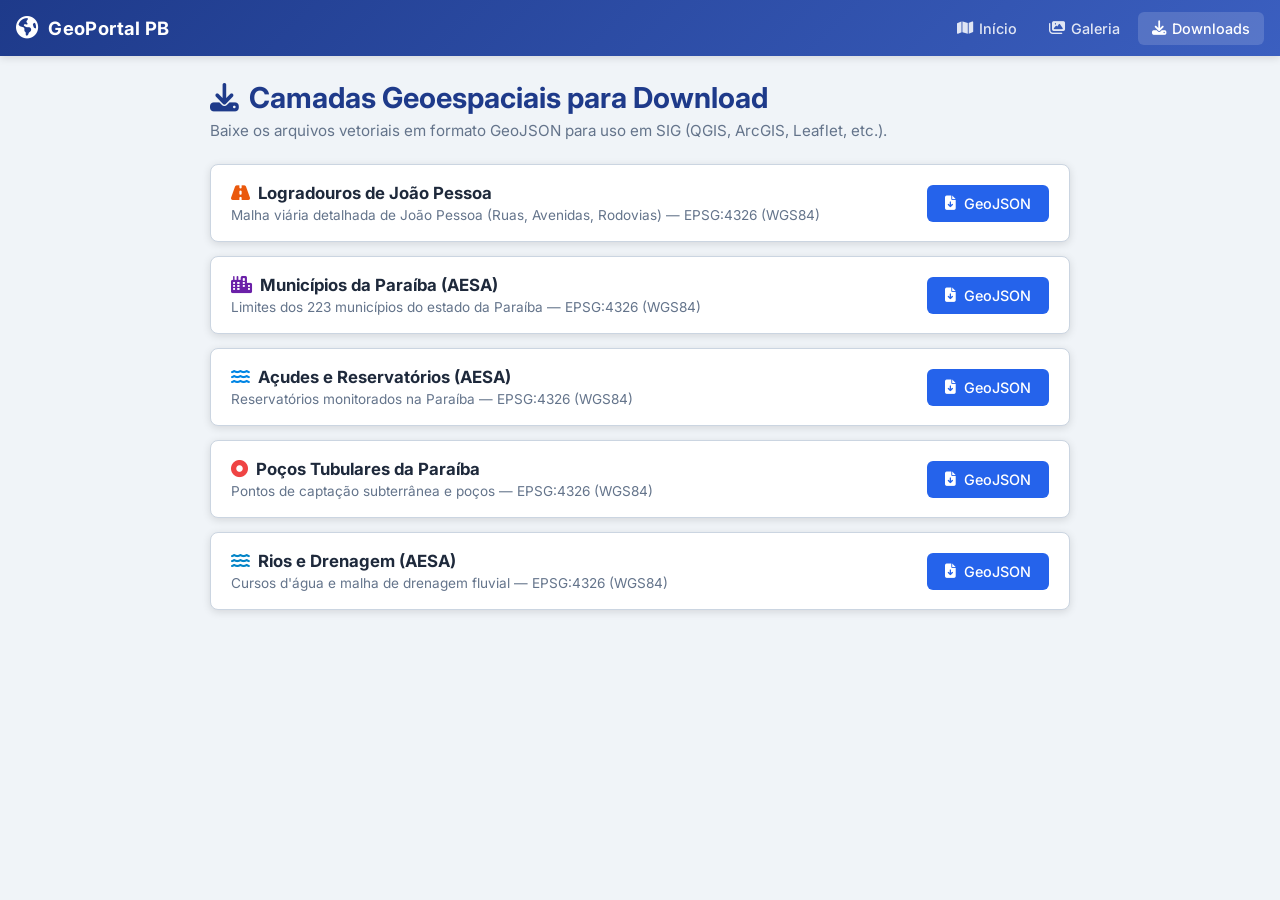
<file: downloads.html>
<!DOCTYPE html>
<html lang="pt-br">
<head>
	<meta charset="UTF-8">
	<meta name="viewport" content="width=device-width, initial-scale=1.0">
	<title>GeoPortal PB — Downloads</title>
	<link rel="stylesheet" href="https://cdnjs.cloudflare.com/ajax/libs/font-awesome/6.5.1/css/all.min.css">
	<link rel="stylesheet" href="https://fonts.googleapis.com/css2?family=Inter:wght@400;500;600;700&display=swap">
	<link rel="stylesheet" href="css/main.css">
	<style>
		body {
			overflow-y: auto !important;
			padding-top: calc(var(--nav-height) + 24px);
			padding-bottom: 40px;
			background: var(--bg);
		}
		.downloads-container {
			max-width: 900px;
			margin: 0 auto;
			padding: 0 20px;
		}
		.downloads-header {
			margin-bottom: 24px;
		}
		.downloads-header h1 {
			font-size: 1.8rem;
			color: var(--primary);
			margin-bottom: 6px;
			display: flex;
			align-items: center;
			gap: 10px;
		}
		.downloads-header p {
			color: var(--text-muted);
			font-size: 0.95rem;
		}
		.layer-card {
			background: var(--surface);
			border: 1px solid var(--border);
			border-radius: var(--radius);
			padding: 18px 20px;
			margin-bottom: 14px;
			display: flex;
			align-items: center;
			justify-content: space-between;
			box-shadow: var(--shadow);
			transition: transform 0.2s, box-shadow 0.2s;
		}
		.layer-card:hover {
			transform: translateY(-2px);
			box-shadow: var(--shadow-lg);
		}
		.layer-info h3 {
			font-size: 1.05rem;
			color: var(--text);
			margin-bottom: 4px;
			display: flex;
			align-items: center;
			gap: 8px;
		}
		.layer-info p {
			font-size: 0.85rem;
			color: var(--text-muted);
		}
		.btn-download {
			display: inline-flex;
			align-items: center;
			gap: 8px;
			padding: 10px 18px;
			border-radius: 6px;
			background: var(--accent);
			color: #fff;
			text-decoration: none;
			font-size: 0.9rem;
			font-weight: 500;
			white-space: nowrap;
			transition: background 0.2s;
		}
		.btn-download:hover {
			background: var(--primary-light);
		}
	</style>
</head>
<body>

	<!-- Navbar -->
	<nav id="navbar">
		<div class="nav-brand">
			<i class="fas fa-globe-americas"></i>
			<span>GeoPortal PB</span>
		</div>
		<div class="nav-links">
			<a href="index.html"><i class="fas fa-map"></i> Início</a>
			<a href="galeria.html"><i class="fas fa-images"></i> Galeria</a>
			<a href="downloads.html" class="active"><i class="fas fa-download"></i> Downloads</a>
		</div>
	</nav>

	<div class="downloads-container">
		<div class="downloads-header">
			<h1><i class="fas fa-download"></i> Camadas Geoespaciais para Download</h1>
			<p>Baixe os arquivos vetoriais em formato GeoJSON para uso em SIG (QGIS, ArcGIS, Leaflet, etc.).</p>
		</div>

		<!-- Logradouros JP -->
		<div class="layer-card">
			<div class="layer-info">
				<h3><i class="fas fa-road" style="color:#ea580c"></i> Logradouros de João Pessoa</h3>
				<p>Malha viária detalhada de João Pessoa (Ruas, Avenidas, Rodovias) — EPSG:4326 (WGS84)</p>
			</div>
			<a href="dados/logradouro_JP.geojson" download="logradouro_JP.geojson" class="btn-download">
				<i class="fas fa-file-arrow-down"></i> GeoJSON
			</a>
		</div>

		<!-- Municípios -->
		<div class="layer-card">
			<div class="layer-info">
				<h3><i class="fas fa-city" style="color:#6b21a8"></i> Municípios da Paraíba (AESA)</h3>
				<p>Limites dos 223 municípios do estado da Paraíba — EPSG:4326 (WGS84)</p>
			</div>
			<a href="dados/municipios_aesa.geojson" download="municipios_aesa.geojson" class="btn-download">
				<i class="fas fa-file-arrow-down"></i> GeoJSON
			</a>
		</div>

		<!-- Açudes -->
		<div class="layer-card">
			<div class="layer-info">
				<h3><i class="fas fa-water" style="color:#0085e4"></i> Açudes e Reservatórios (AESA)</h3>
				<p>Reservatórios monitorados na Paraíba — EPSG:4326 (WGS84)</p>
			</div>
			<a href="dados/acude_aesa.geojson" download="acude_aesa.geojson" class="btn-download">
				<i class="fas fa-file-arrow-down"></i> GeoJSON
			</a>
		</div>

		<!-- Poços -->
		<div class="layer-card">
			<div class="layer-info">
				<h3><i class="fas fa-circle-dot" style="color:#ef4444"></i> Poços Tubulares da Paraíba</h3>
				<p>Pontos de captação subterrânea e poços — EPSG:4326 (WGS84)</p>
			</div>
			<a href="dados/pocos_pb.geojson" download="pocos_pb.geojson" class="btn-download">
				<i class="fas fa-file-arrow-down"></i> GeoJSON
			</a>
		</div>

		<!-- Rios -->
		<div class="layer-card">
			<div class="layer-info">
				<h3><i class="fas fa-water" style="color:#0284c7"></i> Rios e Drenagem (AESA)</h3>
				<p>Cursos d'água e malha de drenagem fluvial — EPSG:4326 (WGS84)</p>
			</div>
			<a href="dados/rios_aesa.geojson.json" download="rios_aesa.geojson" class="btn-download">
				<i class="fas fa-file-arrow-down"></i> GeoJSON
			</a>
		</div>
	</div>

</body>
</html>
</file>
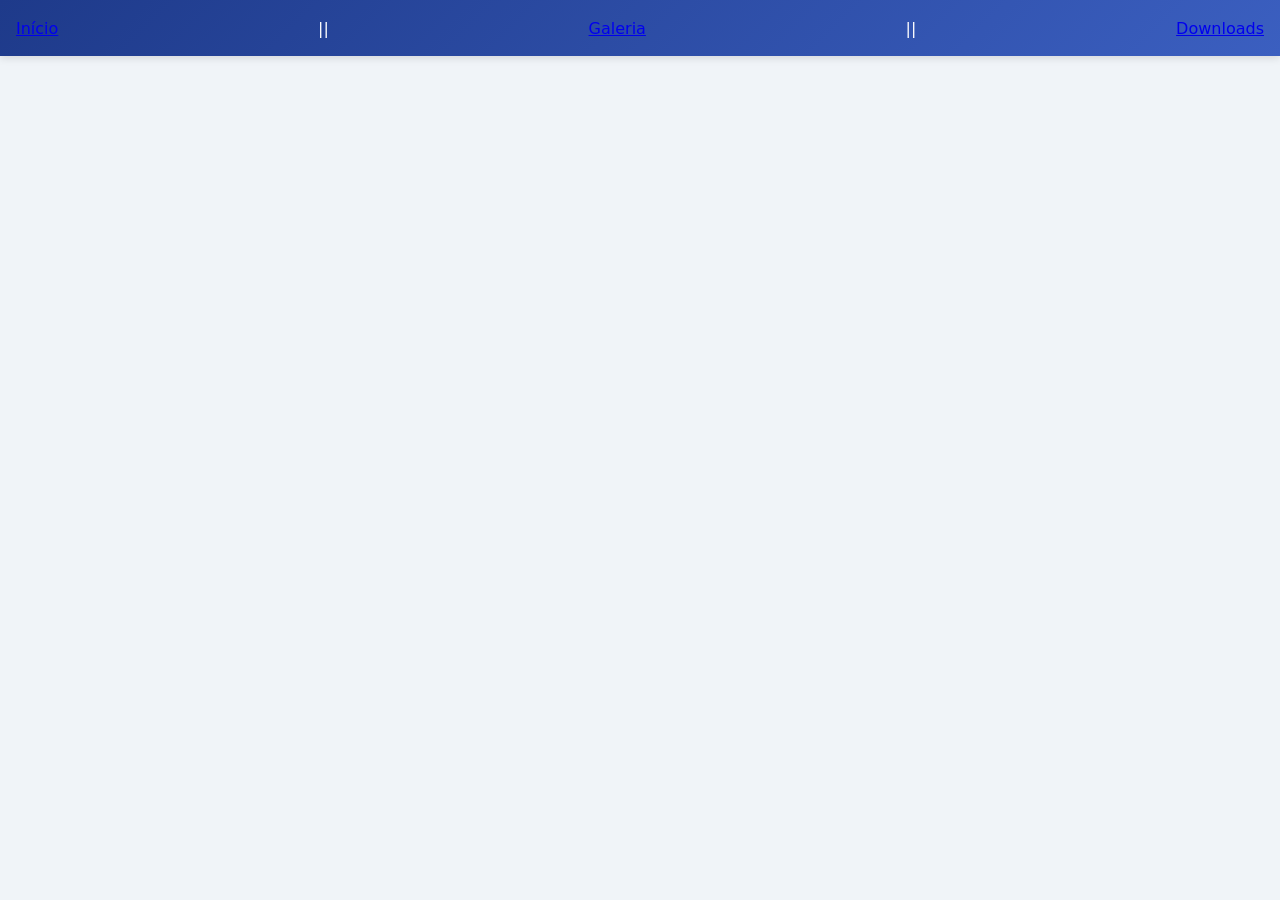
<file: galeria.html>
<!DOCTYPE html>
<html lang="pt-br">
<head>
	<meta charset="UTF-8">
	<meta name="viewport" content="width=device-width, initial-scale=1.0">
	<title>GeoPortal - Galeria</title>
	<link rel="stylesheet" href="css/main.css">
</head>
<body>

   <div id="navbar">
	<a href="index.html">Início</a> || 
	<a href="galeria.html">Galeria</a> ||
	<a href="downloads.html">Downloads</a>
   </div>

 

	<hr>

	<h1>Galeria de mapas</h1> 

	
</body>
</html>
</file>
<file: css/main.css>
/* =========================================
   GeoPortal PB — CSS Responsivo Mobile-First
   ========================================= */

/* --- Reset & Base --- */
*, *::before, *::after {
  box-sizing: border-box;
  margin: 0;
  padding: 0;
}

:root {
  --primary: #1e3a8a;
  --primary-light: #3b5fc0;
  --primary-dark: #142a63;
  --accent: #2563eb;
  --bg: #f0f4f8;
  --surface: #ffffff;
  --text: #1e293b;
  --text-muted: #64748b;
  --border: #cbd5e1;
  --success: #16a34a;
  --warning: #eab308;
  --danger: #dc2626;
  --shadow: 0 2px 8px rgba(0,0,0,0.12);
  --shadow-lg: 0 4px 20px rgba(0,0,0,0.18);
  --radius: 8px;
  --nav-height: 56px;
  --font: 'Inter', system-ui, -apple-system, sans-serif;
}

html, body {
  height: 100%;
  width: 100%;
  overflow: hidden;
  font-family: var(--font);
  color: var(--text);
  background: var(--bg);
  -webkit-font-smoothing: antialiased;
}

/* --- Navbar --- */
#navbar {
  position: fixed;
  top: 0;
  left: 0;
  right: 0;
  height: var(--nav-height);
  background: linear-gradient(135deg, var(--primary) 0%, var(--primary-light) 100%);
  color: #fff;
  display: flex;
  align-items: center;
  justify-content: space-between;
  padding: 0 16px;
  z-index: 1100;
  box-shadow: var(--shadow);
}

.nav-brand {
  display: flex;
  align-items: center;
  gap: 10px;
  font-weight: 700;
  font-size: 1.15rem;
  letter-spacing: 0.02em;
  white-space: nowrap;
}

.nav-brand i {
  font-size: 1.4rem;
}

.nav-toggle {
  display: none;
  background: none;
  border: none;
  color: #fff;
  font-size: 1.5rem;
  cursor: pointer;
  padding: 6px;
  border-radius: 6px;
  transition: background 0.2s;
}

.nav-toggle:hover {
  background: rgba(255,255,255,0.15);
}

.nav-links {
  display: flex;
  align-items: center;
  gap: 4px;
}

.nav-links a {
  color: rgba(255,255,255,0.85);
  text-decoration: none;
  padding: 8px 14px;
  border-radius: 6px;
  font-size: 0.9rem;
  font-weight: 500;
  transition: all 0.2s;
  display: flex;
  align-items: center;
  gap: 6px;
}

.nav-links a:hover,
.nav-links a.active {
  color: #fff;
  background: rgba(255,255,255,0.15);
}

/* --- Map --- */
#map {
  position: fixed;
  top: var(--nav-height);
  left: 0;
  right: 0;
  bottom: 0;
  z-index: 1;
}

/* --- Loading Overlay --- */
#loading-overlay {
  position: absolute;
  top: 0; left: 0; right: 0; bottom: 0;
  background: rgba(240, 244, 248, 0.85);
  display: flex;
  align-items: center;
  justify-content: center;
  z-index: 1000;
  transition: opacity 0.4s ease;
}

#loading-overlay.hidden {
  opacity: 0;
  pointer-events: none;
}

.loading-spinner {
  display: flex;
  flex-direction: column;
  align-items: center;
  gap: 12px;
  color: var(--primary);
  font-size: 1rem;
  font-weight: 500;
}

.loading-spinner i {
  font-size: 2.5rem;
}

/* --- Table Toggle Button --- */
#tableToggle {
  position: fixed;
  bottom: 20px;
  right: 20px;
  z-index: 1050;
  background: var(--primary);
  color: #fff;
  border: none;
  border-radius: 50px;
  padding: 12px 20px;
  font-size: 0.95rem;
  font-weight: 600;
  font-family: var(--font);
  cursor: pointer;
  display: flex;
  align-items: center;
  gap: 8px;
  box-shadow: var(--shadow-lg);
  transition: all 0.25s ease;
}

#tableToggle:hover {
  background: var(--primary-light);
  transform: translateY(-2px);
  box-shadow: 0 6px 24px rgba(30, 58, 138, 0.35);
}

#tableToggle:active {
  transform: translateY(0);
}

/* --- Attribute Table Panel --- */
#tablePanel {
  position: fixed;
  left: 0;
  right: 0;
  bottom: 0;
  z-index: 1060;
  background: var(--surface);
  border-top: 3px solid var(--primary);
  border-radius: 16px 16px 0 0;
  box-shadow: 0 -4px 20px rgba(0,0,0,0.15);
  transition: transform 0.35s cubic-bezier(0.4, 0, 0.2, 1);
  max-height: 50vh;
  display: flex;
  flex-direction: column;
}

#tablePanel.collapsed {
  transform: translateY(100%);
}

.table-header {
  display: flex;
  align-items: center;
  justify-content: space-between;
  padding: 12px 16px;
  border-bottom: 1px solid var(--border);
  flex-shrink: 0;
  gap: 8px;
}

.table-title {
  display: flex;
  align-items: center;
  gap: 8px;
  font-weight: 600;
  font-size: 0.95rem;
  color: var(--primary);
  white-space: nowrap;
}

.table-controls {
  display: flex;
  align-items: center;
  gap: 8px;
}

#layerSelect {
  padding: 6px 12px;
  border: 1px solid var(--border);
  border-radius: 6px;
  font-family: var(--font);
  font-size: 0.85rem;
  color: var(--text);
  background: var(--bg);
  cursor: pointer;
  outline: none;
  transition: border-color 0.2s;
  max-width: 160px;
}

#layerSelect:focus {
  border-color: var(--accent);
}

#tableClose {
  background: none;
  border: 1px solid var(--border);
  border-radius: 6px;
  padding: 6px 10px;
  cursor: pointer;
  color: var(--text-muted);
  transition: all 0.2s;
  display: flex;
  align-items: center;
}

#tableClose:hover {
  background: var(--bg);
  color: var(--text);
}

.table-body {
  overflow: auto;
  flex: 1;
  -webkit-overflow-scrolling: touch;
}

#attrTable {
  width: 100%;
  border-collapse: collapse;
  font-size: 0.82rem;
  min-width: 600px;
}

#attrTable thead {
  position: sticky;
  top: 0;
  z-index: 2;
}

#attrTable thead tr {
  background: var(--primary);
  color: #fff;
}

#attrTable th {
  padding: 10px 12px;
  text-align: left;
  font-weight: 600;
  white-space: nowrap;
  font-size: 0.8rem;
  letter-spacing: 0.02em;
  text-transform: none;
}

#attrTable td {
  padding: 8px 12px;
  border-bottom: 1px solid #e9ecef;
  white-space: nowrap;
  max-width: 200px;
  overflow: hidden;
  text-overflow: ellipsis;
}

#attrTable tbody tr {
  transition: background 0.15s;
  cursor: pointer;
}

#attrTable tbody tr:hover {
  background: #e8f0fe;
}

#attrTable tbody tr:nth-child(even) {
  background: #f8fafc;
}

#attrTable tbody tr:nth-child(even):hover {
  background: #e8f0fe;
}

#attrTable tbody tr.selected {
  background: #fef3c7 !important;
  outline: 2px solid var(--warning);
  outline-offset: -2px;
}

.table-empty {
  display: none;
  flex-direction: column;
  align-items: center;
  justify-content: center;
  gap: 8px;
  padding: 40px 20px;
  color: var(--text-muted);
  font-size: 0.9rem;
}

.table-empty i {
  font-size: 2rem;
  opacity: 0.5;
}

.table-empty.visible {
  display: flex;
}

/* --- Leaflet Overrides --- */
.leaflet-control-layers {
  border-radius: var(--radius) !important;
  box-shadow: var(--shadow) !important;
  border: none !important;
  font-family: var(--font) !important;
  font-size: 0.85rem !important;
}

.leaflet-control-layers-toggle {
  width: 40px !important;
  height: 40px !important;
}

.leaflet-popup-content-wrapper {
  border-radius: var(--radius) !important;
  box-shadow: var(--shadow-lg) !important;
  font-family: var(--font) !important;
}

.leaflet-popup-content {
  margin: 12px 16px !important;
  font-size: 0.85rem !important;
  line-height: 1.6 !important;
}

.leaflet-control-zoom a {
  border-radius: 6px !important;
  width: 36px !important;
  height: 36px !important;
  line-height: 36px !important;
  font-size: 18px !important;
}

.leaflet-control-zoom,
.leaflet-bar {
  border: none !important;
  box-shadow: var(--shadow) !important;
  border-radius: 8px !important;
  overflow: hidden;
}

.leaflet-bar a {
  background-color: #ffffff !important;
  width: 36px !important;
  height: 36px !important;
  line-height: 36px !important;
  display: flex !important;
  align-items: center !important;
  justify-content: center !important;
  border-bottom: 1px solid var(--border) !important;
  text-decoration: none !important;
  transition: all 0.2s ease;
}

.leaflet-bar a:last-child {
  border-bottom: none !important;
}

.leaflet-bar a:hover {
  background-color: #f1f5f9 !important;
}

/* --- Mobile Responsive --- */
@media (max-width: 768px) {
  :root {
    --nav-height: 52px;
  }

  .nav-brand {
    font-size: 1rem;
  }

  .nav-brand i {
    font-size: 1.2rem;
  }

  .nav-toggle {
    display: flex;
    align-items: center;
    justify-content: center;
  }

  .nav-links {
    display: none;
    position: absolute;
    top: var(--nav-height);
    left: 0;
    right: 0;
    flex-direction: column;
    background: var(--primary-dark);
    padding: 8px;
    gap: 2px;
    box-shadow: 0 4px 12px rgba(0,0,0,0.2);
  }

  .nav-links.open {
    display: flex;
  }

  .nav-links a {
    padding: 12px 16px;
    font-size: 0.95rem;
    border-radius: 8px;
  }

  #tableToggle {
    bottom: 16px;
    right: 16px;
    padding: 10px 16px;
    font-size: 0.85rem;
  }

  .toggle-label {
    display: none;
  }

  #tablePanel {
    max-height: 60vh;
    border-radius: 12px 12px 0 0;
  }

  .table-header {
    padding: 10px 12px;
    flex-wrap: wrap;
  }

  .table-title {
    font-size: 0.85rem;
  }

  .table-title span {
    display: none;
  }

  #layerSelect {
    font-size: 0.8rem;
    max-width: 130px;
    flex: 1;
  }

  #attrTable {
    font-size: 0.75rem;
    min-width: 500px;
  }

  #attrTable th {
    padding: 8px 10px;
    font-size: 0.73rem;
  }

  #attrTable td {
    padding: 6px 10px;
    max-width: 150px;
  }

  .leaflet-control-layers {
    font-size: 0.8rem !important;
  }
}

@media (max-width: 480px) {
  .nav-brand span {
    font-size: 0.95rem;
  }

  #tablePanel {
    max-height: 55vh;
  }

  #attrTable {
    min-width: 450px;
    font-size: 0.7rem;
  }
}

/* --- Print --- */
@media print {
  #navbar, #tableToggle, #tablePanel {
    display: none;
  }
  #map {
    position: static;
    height: 100vh;
  }
}
</file>
